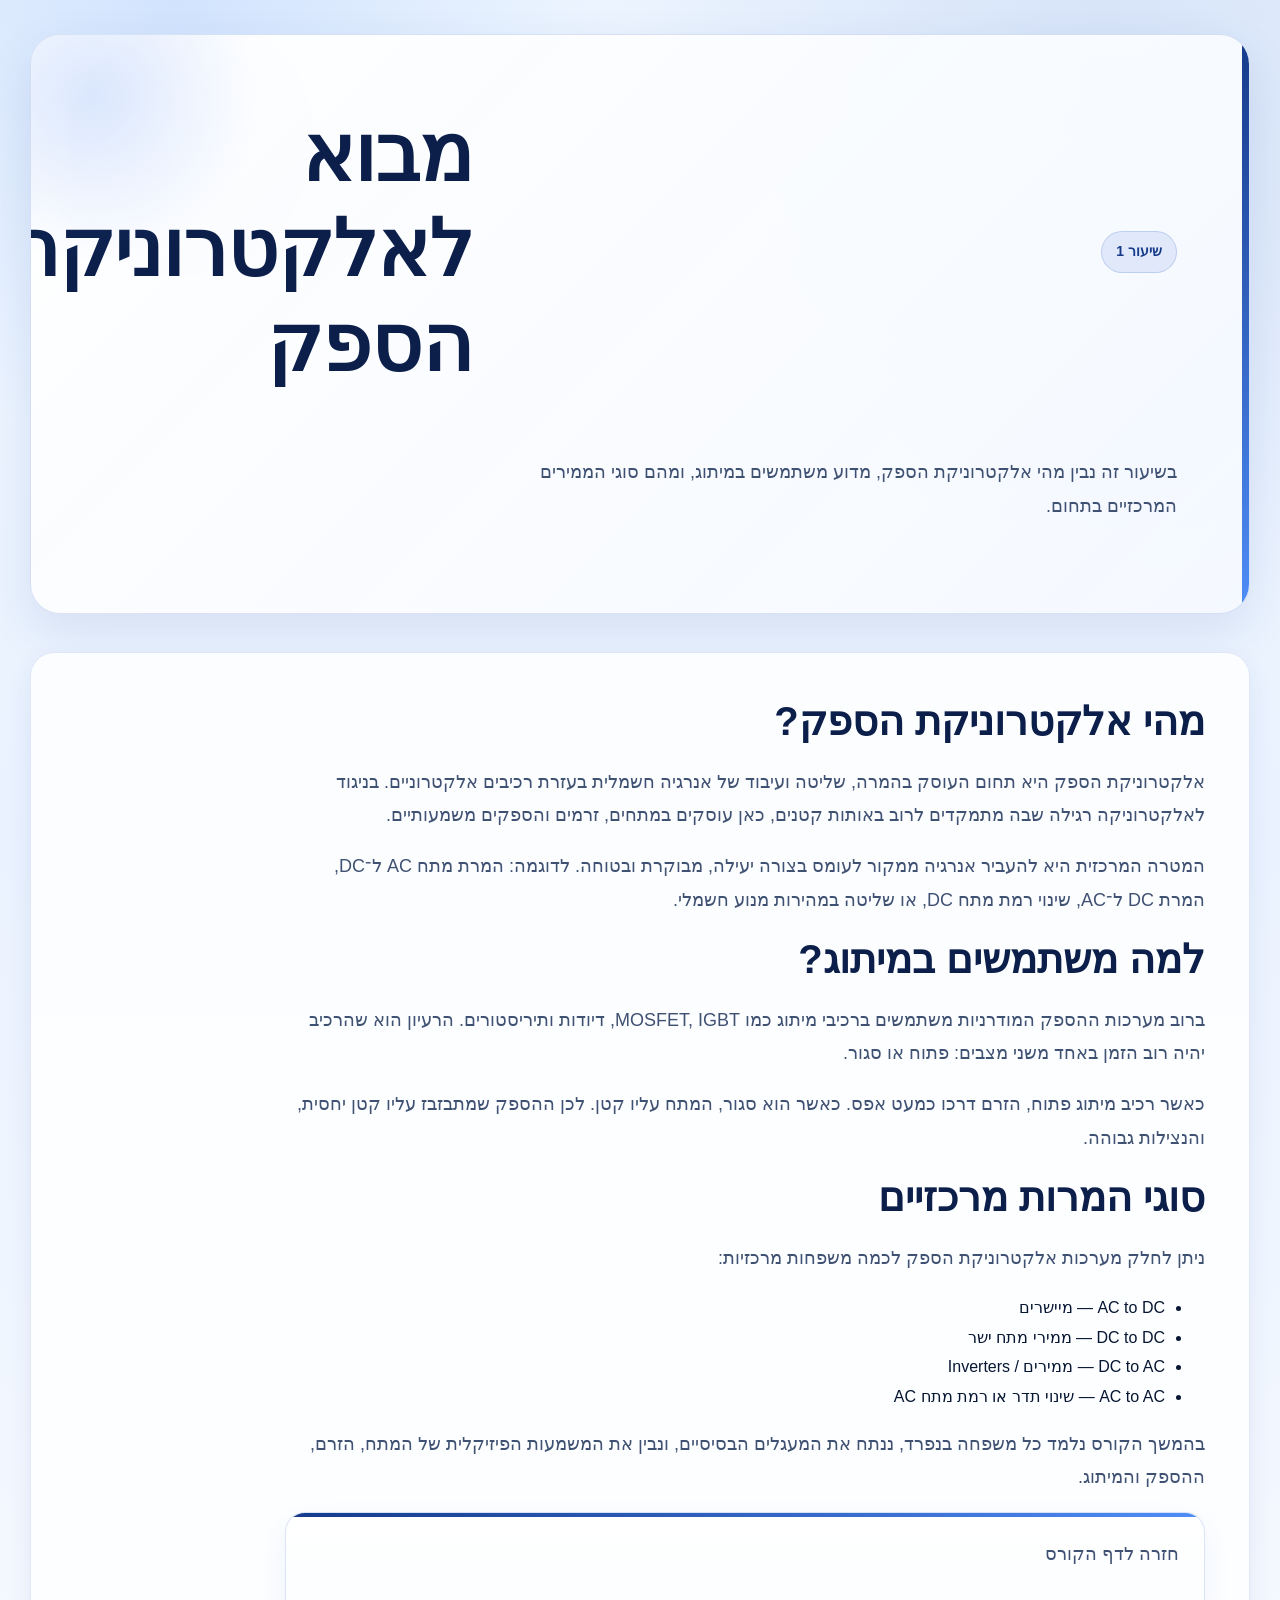
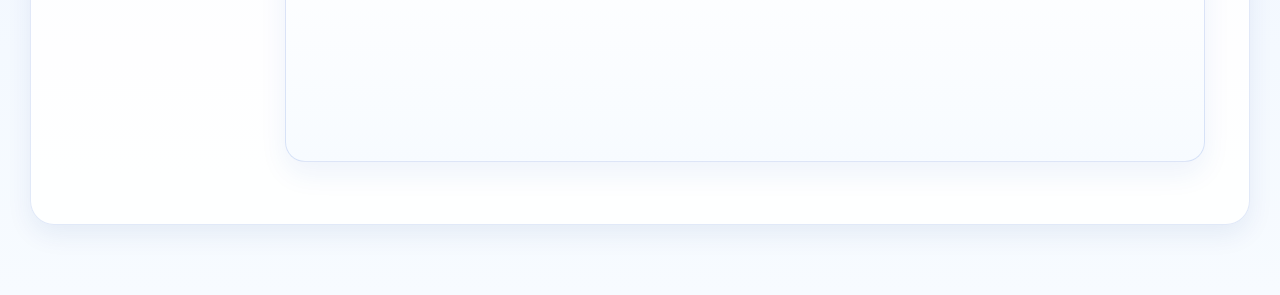
<file: lessons/lessonslesson-01-introduction.html>
<!DOCTYPE html>
<html lang="he" dir="rtl">
<head>
  <meta charset="UTF-8">
  <meta name="viewport" content="width=device-width, initial-scale=1.0">

  <title>שיעור 1 — מבוא לאלקטרוניקת הספק</title>

  <link rel="stylesheet" href="../assets/css/course.css">
</head>

<body>

  <main class="course-page">

    <section class="course-hero">
      <div class="course-label">שיעור 1</div>

      <h1>מבוא לאלקטרוניקת הספק</h1>

      <p>
        בשיעור זה נבין מהי אלקטרוניקת הספק, מדוע משתמשים במיתוג,
        ומהם סוגי הממירים המרכזיים בתחום.
      </p>
    </section>

    <section class="course-section">
      <h2>מהי אלקטרוניקת הספק?</h2>

      <p>
        אלקטרוניקת הספק היא תחום העוסק בהמרה, שליטה ועיבוד של אנרגיה חשמלית
        בעזרת רכיבים אלקטרוניים. בניגוד לאלקטרוניקה רגילה שבה מתמקדים לרוב
        באותות קטנים, כאן עוסקים במתחים, זרמים והספקים משמעותיים.
      </p>

      <p>
        המטרה המרכזית היא להעביר אנרגיה ממקור לעומס בצורה יעילה, מבוקרת
        ובטוחה. לדוגמה: המרת מתח AC ל־DC, המרת DC ל־AC, שינוי רמת מתח DC,
        או שליטה במהירות מנוע חשמלי.
      </p>

      <h2>למה משתמשים במיתוג?</h2>

      <p>
        ברוב מערכות ההספק המודרניות משתמשים ברכיבי מיתוג כמו MOSFET,
        IGBT, דיודות ותיריסטורים. הרעיון הוא שהרכיב יהיה רוב הזמן באחד
        משני מצבים: פתוח או סגור.
      </p>

      <p>
        כאשר רכיב מיתוג פתוח, הזרם דרכו כמעט אפס. כאשר הוא סגור,
        המתח עליו קטן. לכן ההספק שמתבזבז עליו קטן יחסית, והנצילות גבוהה.
      </p>

      <h2>סוגי המרות מרכזיים</h2>

      <p>
        ניתן לחלק מערכות אלקטרוניקת הספק לכמה משפחות מרכזיות:
      </p>

      <ul>
        <li>AC to DC — מיישרים</li>
        <li>DC to DC — ממירי מתח ישר</li>
        <li>DC to AC — ממירים / Inverters</li>
        <li>AC to AC — שינוי תדר או רמת מתח AC</li>
      </ul>

      <p>
        בהמשך הקורס נלמד כל משפחה בנפרד, ננתח את המעגלים הבסיסיים,
        ונבין את המשמעות הפיזיקלית של המתח, הזרם, ההספק והמיתוג.
      </p>

      <p>
        <a class="lesson-card" href="../index.html">
          חזרה לדף הקורס
        </a>
      </p>
    </section>

  </main>

</body>
</html>
</file>
<file: assets/css/course.css>
:root {
  --page: #eef6ff;
  --page-2: #f7fbff;
  --surface: rgba(255, 255, 255, 0.96);
  --surface-solid: #ffffff;
  --ink: #071633;
  --heading: #0b1f4a;
  --muted: #405273;
  --soft: #6b7894;
  --line: rgba(31, 85, 200, 0.16);
  --line-strong: rgba(31, 85, 200, 0.28);
  --primary: #1f55c8;
  --primary-strong: #153a8a;
  --primary-soft: #edf5ff;
  --primary-glow: rgba(31, 85, 200, 0.18);
  --accent: #dc6e3c;
  --accent-soft: #fff5ed;
  --success: #1f8a5b;
  --success-soft: #effaf5;
  --warning: #b64b2f;
  --warning-soft: #fff4ef;
  --shadow: 0 18px 48px rgba(15, 55, 130, 0.10);
  --shadow-soft: 0 10px 26px rgba(15, 55, 130, 0.075);
  --radius-lg: 24px;
  --radius-md: 18px;
  --radius-sm: 12px;
}

* {
  box-sizing: border-box;
}

html {
  scroll-behavior: smooth;
}

body {
  margin: 0;
  font-family: Arial, "Noto Sans Hebrew", "Segoe UI", sans-serif;
  background:
    radial-gradient(circle at 14% 0%, rgba(79, 142, 247, 0.18), transparent 28rem),
    radial-gradient(circle at 86% 4%, rgba(31, 85, 200, 0.12), transparent 34rem),
    linear-gradient(180deg, var(--page) 0%, #eaf2ff 44%, var(--page-2) 100%);
  color: var(--ink);
  line-height: 1.85;
  text-rendering: optimizeLegibility;
}

a {
  color: var(--primary);
  text-decoration-thickness: 1px;
  text-underline-offset: 3px;
}

.skip-link {
  position: absolute;
  inset-inline-start: 16px;
  top: -54px;
  z-index: 20;
  background: var(--ink);
  color: #fff;
  padding: 9px 14px;
  border-radius: 999px;
  text-decoration: none;
}

.skip-link:focus {
  top: 12px;
}

.site-header {
  position: sticky;
  top: 0;
  z-index: 10;
  display: flex;
  align-items: center;
  justify-content: space-between;
  gap: 18px;
  padding: 14px clamp(18px, 4vw, 56px);
  background: rgba(247, 251, 255, 0.82);
  border-bottom: 1px solid rgba(31, 85, 200, 0.12);
  backdrop-filter: blur(18px);
  box-shadow: 0 10px 28px rgba(15, 55, 130, 0.055);
}

.brand {
  display: inline-flex;
  align-items: center;
  gap: 10px;
  color: var(--heading);
  font-size: 20px;
  font-weight: 900;
  text-decoration: none;
}

.brand::before {
  content: "";
  width: 14px;
  height: 14px;
  border-radius: 4px;
  background: linear-gradient(135deg, var(--primary-strong), #5a8fd6);
  box-shadow: 0 8px 18px rgba(31, 85, 200, 0.28);
}

.top-nav,
.hero-actions,
.lesson-nav {
  display: flex;
  flex-wrap: wrap;
  gap: 10px;
}

.top-nav a,
.nav-button,
.hero-actions a {
  display: inline-flex;
  align-items: center;
  justify-content: center;
  min-height: 42px;
  padding: 9px 16px;
  border: 1px solid rgba(31, 85, 200, 0.22);
  border-radius: 999px;
  background: rgba(255, 255, 255, 0.82);
  color: var(--primary-strong);
  font-size: 15px;
  font-weight: 800;
  text-decoration: none;
  box-shadow: 0 8px 22px rgba(31, 85, 200, 0.065);
  transition: transform 0.2s ease, box-shadow 0.2s ease, border-color 0.2s ease, background 0.2s ease;
}

.top-nav a:hover,
.nav-button:hover,
.hero-actions a:hover {
  transform: translateY(-2px);
  border-color: rgba(31, 85, 200, 0.38);
  background: linear-gradient(135deg, var(--primary-strong), #4f8df7);
  color: #fff;
  box-shadow: 0 14px 30px rgba(31, 85, 200, 0.20);
}

.nav-button.disabled {
  color: #8793aa;
  background: rgba(255, 255, 255, 0.64);
  box-shadow: none;
  pointer-events: none;
}

.course-page,
.lesson-page {
  width: min(1220px, calc(100% - 36px));
  margin: 0 auto;
  padding: 34px 0 70px;
}

.course-hero,
.lesson-hero {
  position: relative;
  overflow: hidden;
  display: grid;
  grid-template-columns: minmax(0, 1.28fr) minmax(280px, 0.72fr);
  gap: clamp(24px, 4vw, 46px);
  align-items: center;
  min-height: 430px;
  padding: clamp(34px, 6vw, 72px);
  border: 1px solid rgba(31, 85, 200, 0.16);
  border-radius: 30px;
  background:
    linear-gradient(135deg, rgba(255, 255, 255, 0.98), rgba(244, 248, 255, 0.96)),
    radial-gradient(circle at 12% 18%, rgba(79, 141, 247, 0.16), transparent 18rem);
  box-shadow: var(--shadow);
}

.lesson-hero {
  grid-template-columns: 1fr;
  min-height: 0;
  align-items: start;
}

.course-hero::before,
.lesson-hero::before {
  content: "";
  position: absolute;
  inset-block: 0;
  inset-inline-start: 0;
  width: 7px;
  background: linear-gradient(180deg, var(--primary-strong), #4f8df7);
}

.course-hero::after,
.lesson-hero::after {
  content: "";
  position: absolute;
  inset-inline-end: -120px;
  inset-block-start: -120px;
  width: 360px;
  height: 360px;
  border-radius: 50%;
  background: radial-gradient(circle, rgba(79, 141, 247, 0.20), transparent 66%);
  pointer-events: none;
}

.hero-copy,
.lesson-hero > * {
  position: relative;
  z-index: 1;
}

.course-label,
.breadcrumb {
  display: inline-flex;
  width: fit-content;
  margin: 0 0 14px;
  padding: 7px 14px;
  border: 1px solid rgba(31, 85, 200, 0.18);
  border-radius: 999px;
  background: rgba(31, 85, 200, 0.10);
  color: var(--primary-strong);
  font-size: 14px;
  font-weight: 900;
}

h1,
h2,
h3,
h4 {
  color: var(--heading);
  line-height: 1.22;
  letter-spacing: 0;
}

h1 {
  margin: 0 0 18px;
  font-size: clamp(42px, 7vw, 78px);
  font-weight: 900;
}

h2 {
  margin: 0 0 20px;
  font-size: clamp(27px, 3.3vw, 40px);
  font-weight: 850;
}

h3 {
  margin: 30px 0 12px;
  font-size: 23px;
  font-weight: 800;
}

h4 {
  margin: 0 0 10px;
  font-size: 19px;
}

p {
  margin: 0 0 18px;
}

.course-hero p,
.lesson-hero p,
.course-section > p,
.content-section p,
.content-section li {
  color: var(--muted);
  font-size: 18px;
  font-weight: 400;
}

.course-hero p,
.lesson-hero p,
.course-section > p {
  max-width: 920px;
}

.hero-actions {
  margin-top: 22px;
}

.hero-meta,
.lesson-meta,
.card-meta {
  display: flex;
  flex-wrap: wrap;
  gap: 9px;
}

.hero-meta {
  margin-top: 22px;
}

.hero-meta span,
.lesson-meta span,
.card-meta span {
  display: inline-flex;
  align-items: center;
  min-height: 31px;
  padding: 5px 11px;
  border: 1px solid rgba(31, 85, 200, 0.14);
  border-radius: 999px;
  background: rgba(255, 255, 255, 0.74);
  color: var(--soft);
  font-size: 13px;
  font-weight: 800;
  box-shadow: 0 8px 20px rgba(31, 85, 200, 0.045);
}

.lesson-meta {
  margin-top: 18px;
}

.hero-visual {
  position: relative;
  z-index: 1;
  min-height: 300px;
  padding: 22px;
  border: 1px solid rgba(31, 85, 200, 0.18);
  border-radius: 24px;
  background:
    linear-gradient(90deg, rgba(31, 85, 200, 0.08) 1px, transparent 1px),
    linear-gradient(0deg, rgba(31, 85, 200, 0.08) 1px, transparent 1px),
    linear-gradient(135deg, #f8fbff, #ffffff);
  background-size: 30px 30px, 30px 30px, auto;
  box-shadow: 0 20px 42px rgba(31, 85, 200, 0.10);
}

.power-chain {
  display: grid;
  grid-template-columns: 1fr;
  gap: 12px;
}

.power-chain span,
.power-chain strong {
  display: block;
  padding: 12px 14px;
  border-radius: 16px;
  text-align: center;
}

.power-chain span {
  border: 1px solid rgba(31, 85, 200, 0.25);
  color: var(--primary-strong);
  background: rgba(237, 245, 255, 0.92);
}

.power-chain strong {
  color: #fff;
  background: linear-gradient(135deg, var(--primary-strong), #4f8df7);
  box-shadow: 0 12px 26px rgba(31, 85, 200, 0.22);
}

.waveform {
  display: flex;
  align-items: end;
  gap: 9px;
  height: 72px;
  margin-top: 28px;
  padding-top: 10px;
  border-top: 2px solid rgba(220, 110, 60, 0.42);
}

.waveform span {
  width: 100%;
  border-radius: 999px 999px 4px 4px;
  background: linear-gradient(180deg, #f59e63, var(--accent));
  box-shadow: 0 8px 16px rgba(220, 110, 60, 0.18);
}

.waveform span:nth-child(1) { height: 36px; }
.waveform span:nth-child(2) { height: 20px; }
.waveform span:nth-child(3) { height: 56px; }
.waveform span:nth-child(4) { height: 30px; }
.waveform span:nth-child(5) { height: 66px; }

.course-section,
.content-section {
  position: relative;
  margin-top: 38px;
}

.course-section {
  padding: clamp(28px, 4vw, 44px);
  border: 1px solid rgba(31, 85, 200, 0.13);
  border-radius: 24px;
  background: rgba(255, 255, 255, 0.84);
  box-shadow: var(--shadow-soft);
}

.content-section {
  padding: clamp(28px, 4vw, 48px) clamp(22px, 4vw, 52px);
  border: 1px solid rgba(31, 85, 200, 0.13);
  border-radius: 24px;
  background: linear-gradient(180deg, rgba(255, 255, 255, 0.98), rgba(250, 253, 255, 0.98));
  box-shadow: 0 14px 36px rgba(15, 55, 130, 0.078);
}

.content-section::before {
  content: "";
  position: absolute;
  inset-block: 0;
  inset-inline-start: 0;
  width: 5px;
  border-radius: 24px 0 0 24px;
  background: linear-gradient(180deg, var(--primary-strong), #4f8df7);
}

.content-section h3 {
  position: relative;
  padding-inline-start: 17px;
}

.content-section h3::before {
  content: "";
  position: absolute;
  inset-inline-start: 0;
  top: 7px;
  width: 6px;
  height: 20px;
  border-radius: 999px;
  background: linear-gradient(180deg, var(--primary), #6aa0ff);
}

.content-section ul,
.content-section ol {
  padding-inline-start: 24px;
  margin: 0 0 20px;
}

.content-section li {
  margin-bottom: 8px;
}

.lesson-grid {
  display: grid;
  grid-template-columns: repeat(auto-fit, minmax(270px, 1fr));
  gap: 18px;
}

.lesson-card {
  position: relative;
  display: block;
  min-height: 250px;
  padding: 25px;
  overflow: hidden;
  border: 1px solid rgba(31, 85, 200, 0.15);
  border-radius: 20px;
  background: linear-gradient(180deg, #ffffff, #f7fbff);
  color: inherit;
  text-decoration: none;
  box-shadow: 0 12px 28px rgba(31, 85, 200, 0.07);
  transition: transform 0.22s ease, border-color 0.22s ease, box-shadow 0.22s ease;
}

.lesson-card::before {
  content: "";
  position: absolute;
  inset-block-start: 0;
  inset-inline: 0;
  height: 4px;
  background: linear-gradient(90deg, var(--primary-strong), #4f8df7);
}

.lesson-card:hover {
  transform: translateY(-5px);
  border-color: rgba(31, 85, 200, 0.34);
  box-shadow: 0 22px 46px rgba(31, 85, 200, 0.14);
}

.lesson-number {
  display: inline-flex;
  margin-bottom: 13px;
  padding: 5px 12px;
  border-radius: 999px;
  background: rgba(220, 110, 60, 0.11);
  color: var(--accent);
  font-size: 13px;
  font-weight: 900;
}

.lesson-card h3 {
  margin-top: 0;
  color: var(--primary-strong);
  font-size: 23px;
}

.lesson-card h3::before {
  display: none;
}

.lesson-card p {
  color: var(--muted);
  font-size: 16.5px;
}

.lesson-nav {
  justify-content: space-between;
  margin: 24px 0 34px;
}

.footer-nav {
  margin-top: 36px;
}

.lesson-toc {
  margin-top: 24px;
  padding: 22px 24px;
  border: 1px solid rgba(31, 85, 200, 0.15);
  border-radius: 20px;
  background: linear-gradient(180deg, rgba(255, 255, 255, 0.94), rgba(246, 250, 255, 0.94));
  box-shadow: 0 12px 28px rgba(31, 85, 200, 0.07);
}

.lesson-toc strong {
  display: block;
  margin-bottom: 12px;
  color: var(--heading);
  font-size: 19px;
}

.lesson-toc ul {
  columns: 2;
  column-gap: 30px;
  padding-inline-start: 20px;
  margin: 0;
}

.lesson-toc li {
  break-inside: avoid;
  margin-bottom: 7px;
}

.lesson-toc a {
  color: var(--muted);
  font-weight: 700;
  text-decoration: none;
}

.lesson-toc a:hover {
  color: var(--primary);
}

.lesson-toc a.is-active {
  color: var(--primary-strong);
  font-weight: 900;
}

.note,
.example-block,
.exercise-block,
.answer-block,
.equation,
.definition,
.intuition,
.design-rule,
.warning,
.mistake-block,
.diagram,
.overview-card,
.formula-card {
  margin: 22px 0;
  padding: 22px 24px;
  border-radius: 18px;
  box-shadow: 0 10px 24px rgba(31, 85, 200, 0.055);
}

.note,
.definition {
  border: 1px solid rgba(31, 85, 200, 0.18);
  border-inline-start: 5px solid var(--primary);
  background: linear-gradient(135deg, #f2f7ff, #ffffff);
}

.intuition {
  border: 1px solid rgba(220, 110, 60, 0.28);
  border-inline-start: 5px solid var(--accent);
  background: linear-gradient(135deg, #fff7ef, #ffffff);
}

.design-rule,
.answer-block {
  border: 1px solid rgba(31, 138, 91, 0.18);
  border-inline-start: 5px solid var(--success);
  background: linear-gradient(135deg, var(--success-soft), #ffffff);
}

.warning,
.mistake-block {
  border: 1px solid rgba(182, 75, 47, 0.20);
  border-inline-start: 5px solid var(--warning);
  background: linear-gradient(135deg, var(--warning-soft), #ffffff);
}

.example-block {
  border: 1px solid rgba(70, 130, 200, 0.22);
  border-inline-start: 5px solid #4682c8;
  background: linear-gradient(135deg, #f4f8ff, #ffffff);
}

.exercise-block {
  border: 1px solid rgba(220, 110, 60, 0.26);
  border-inline-start: 5px solid var(--accent);
  background: linear-gradient(135deg, #fff7ef, #ffffff);
}

.mistake-block strong,
.definition strong,
.intuition strong,
.design-rule strong,
.warning strong,
.note strong,
.answer-block strong {
  color: var(--heading);
}

.equation {
  overflow-x: auto;
  direction: ltr;
  text-align: center;
  font-family: Consolas, Monaco, "Courier New", monospace;
  border: 1px solid rgba(31, 85, 200, 0.18);
  border-inline-start: 5px solid var(--primary);
  background: linear-gradient(135deg, #f3f8ff, #ffffff);
  color: var(--heading);
  line-height: 1.65;
}

.ym-math-inline {
  direction: ltr;
  unicode-bidi: isolate;
  white-space: nowrap;
}

.ym-math-block {
  direction: ltr;
  text-align: center;
  margin: 1.4rem 0;
  padding: 1.1rem 1.25rem;
  overflow-x: auto;
  border-radius: 16px;
  background: #f8fafc;
  border: 1px solid rgba(148, 163, 184, 0.35);
}

.ym-math-highlight {
  background: linear-gradient(135deg, #eef6ff, #f8fbff);
  border: 1px solid rgba(59, 130, 246, 0.28);
  box-shadow: 0 8px 24px rgba(15, 23, 42, 0.06);
}

.ym-math-block mjx-container {
  margin: 0 auto !important;
  overflow-x: auto;
  overflow-y: hidden;
}

.ym-math-inline mjx-container {
  display: inline-block;
  vertical-align: middle;
}

.diagram {
  overflow-x: auto;
  direction: ltr;
  border: 1px solid rgba(31, 85, 200, 0.16);
  background:
    linear-gradient(90deg, rgba(31, 85, 200, 0.055) 1px, transparent 1px),
    linear-gradient(0deg, rgba(31, 85, 200, 0.055) 1px, transparent 1px),
    #fbfdff;
  background-size: 24px 24px;
  color: #182842;
  font-family: Consolas, Monaco, "Courier New", monospace;
  line-height: 1.55;
  white-space: pre;
}

.overview-grid,
.formula-grid {
  display: grid;
  grid-template-columns: repeat(auto-fit, minmax(245px, 1fr));
  gap: 16px;
  margin: 24px 0;
}

.overview-card,
.formula-card {
  border: 1px solid rgba(31, 85, 200, 0.14);
  background: linear-gradient(180deg, #ffffff, #f7fbff);
}

.overview-card h3,
.formula-card h3,
.example-block h3 {
  color: var(--primary-strong);
}

.overview-card h3::before,
.formula-card h3::before,
.example-block h3::before {
  display: none;
}

.waveform-list {
  display: grid;
  grid-template-columns: repeat(auto-fit, minmax(250px, 1fr));
  gap: 14px;
  margin: 24px 0;
  padding: 0;
}

.waveform-list li {
  min-height: 116px;
  padding: 18px;
  border: 1px solid rgba(31, 85, 200, 0.14);
  border-radius: 18px;
  background: linear-gradient(180deg, #ffffff, #f7fbff);
  list-style: none;
  box-shadow: 0 10px 22px rgba(31, 85, 200, 0.055);
}

.waveform-list strong {
  display: block;
  margin-bottom: 7px;
  color: var(--primary-strong);
}

.example-block ol,
.answer-block ol,
.exercise-block ol {
  margin-bottom: 0;
}

.section-kicker {
  display: inline-flex;
  margin: 0 0 10px;
  padding: 5px 12px;
  border-radius: 999px;
  background: rgba(220, 110, 60, 0.11);
  color: var(--accent);
  font-weight: 900;
}

.compact-list li {
  margin-bottom: 6px;
}

.table-wrap {
  overflow-x: auto;
  margin: 24px 0;
  border: 1px solid rgba(31, 85, 200, 0.14);
  border-radius: 18px;
  box-shadow: 0 10px 24px rgba(31, 85, 200, 0.055);
}

table {
  width: 100%;
  min-width: 620px;
  border-collapse: collapse;
  overflow: hidden;
  background: var(--surface-solid);
}

th,
td {
  padding: 15px 18px;
  border: 1px solid rgba(31, 85, 200, 0.09);
  text-align: right;
  vertical-align: top;
  color: var(--muted);
}

th {
  background: linear-gradient(135deg, #eaf3ff, #f7fbff);
  color: var(--heading);
  font-weight: 900;
}

tr:hover td {
  background: rgba(31, 85, 200, 0.035);
}

@media (max-width: 920px) {
  .site-header {
    position: static;
    align-items: flex-start;
    flex-direction: column;
  }

  .course-hero,
  .lesson-hero {
    grid-template-columns: 1fr;
    min-height: 0;
  }

  .hero-visual {
    min-height: auto;
  }

  .lesson-toc ul {
    columns: 1;
  }

  .lesson-nav {
    justify-content: flex-start;
  }
}

@media (max-width: 620px) {
  .course-page,
  .lesson-page {
    width: min(100% - 22px, 1220px);
    padding-top: 20px;
  }

  .course-hero,
  .lesson-hero,
  .course-section,
  .content-section {
    border-radius: 20px;
    padding: 26px 20px;
  }

  .content-section::before,
  .course-hero::before,
  .lesson-hero::before {
    width: 4px;
  }

  h1 {
    font-size: clamp(36px, 11vw, 52px);
  }

  .top-nav a,
  .nav-button,
  .hero-actions a {
    width: 100%;
  }

  .lesson-card {
    min-height: auto;
  }

  .course-hero p,
  .lesson-hero p,
  .course-section > p,
  .content-section p,
  .content-section li {
    font-size: 17px;
  }

  .note,
  .example-block,
  .exercise-block,
  .answer-block,
  .equation,
  .definition,
  .intuition,
  .design-rule,
  .warning,
  .mistake-block,
  .diagram,
  .overview-card,
  .formula-card {
    padding: 18px;
    border-radius: 16px;
  }
}
</file>
